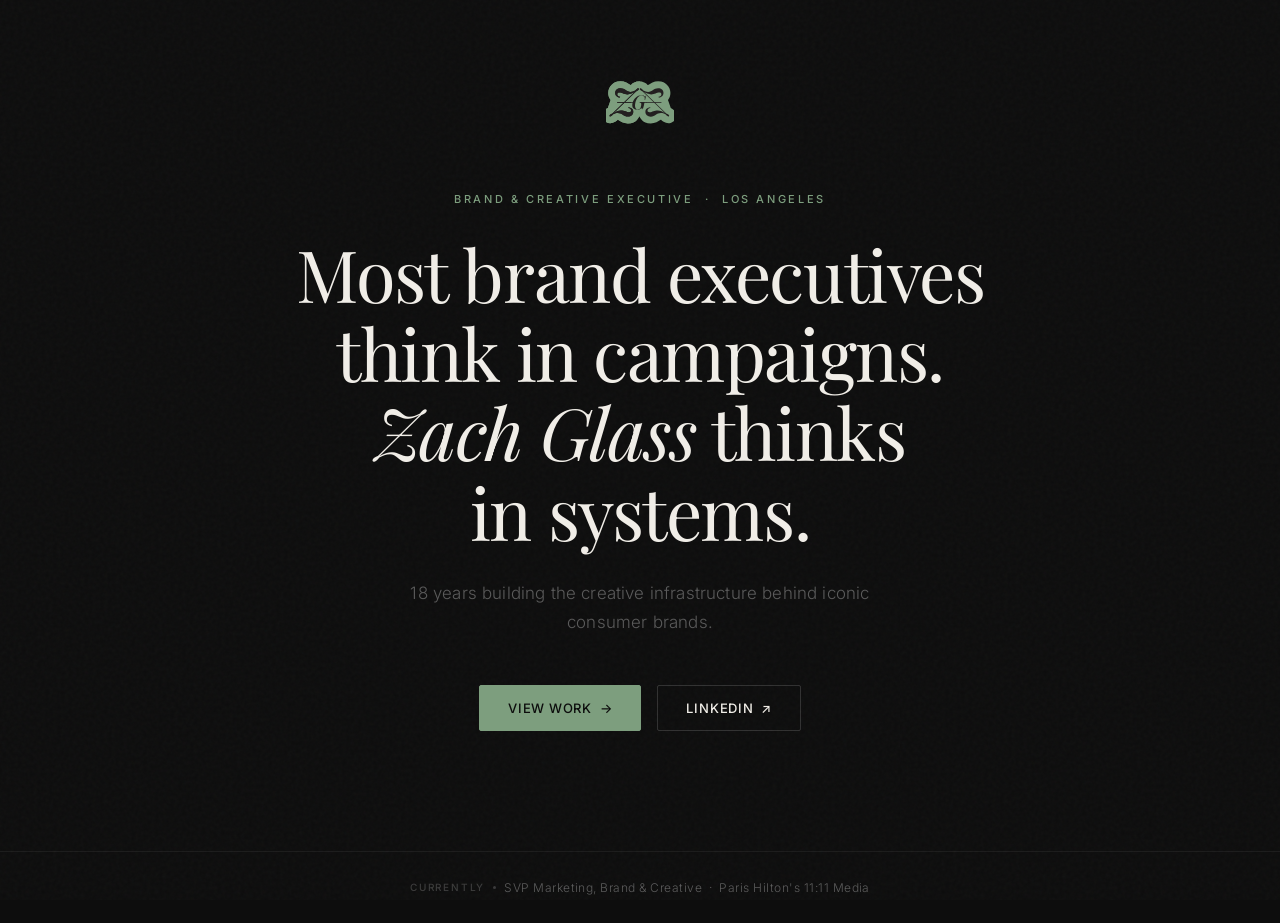
<file: index.html>
<!DOCTYPE html>
<html lang="en">
<head>
  <meta charset="UTF-8" />
  <meta name="viewport" content="width=device-width, initial-scale=1.0" />

  <title>Zach Glass — Brand & Creative Executive</title>
  <meta name="description" content="Brand and creative marketing executive. 18 years building the creative infrastructure behind iconic consumer brands — Playboy, Paris Hilton, razr, and more." />

  <!-- Open Graph -->
  <meta property="og:type" content="website" />
  <meta property="og:url" content="https://zachglass.com/" />
  <meta property="og:title" content="Zach Glass — Brand & Creative Executive" />
  <meta property="og:description" content="18 years building the creative infrastructure behind iconic consumer brands. SVP Marketing, Brand & Creative at Paris Hilton's 11:11 Media." />

  <!-- Canonical -->
  <link rel="canonical" href="https://zachglass.com/" />

  <link rel="icon" type="image/svg+xml" href="logo.svg" />

  <link rel="preconnect" href="https://fonts.googleapis.com" />
  <link rel="preconnect" href="https://fonts.gstatic.com" crossorigin />
  <link href="https://fonts.googleapis.com/css2?family=Playfair+Display:ital,wght@0,400;0,500;0,700;1,400;1,500&family=Inter:wght@300;400;500;600&display=swap" rel="stylesheet" />

  <style>
    *, *::before, *::after { box-sizing: border-box; margin: 0; padding: 0; }

    :root {
      --dark: #0d0d0d;
      --cream: #f0ede7;
      --accent: #7d9e7e;
      --mid: #3a3a3a;
      --dim: #5a5a5a;
    }

    html, body {
      height: 100%;
    }

    body {
      background: var(--dark);
      color: var(--cream);
      font-family: 'Inter', sans-serif;
      min-height: 100vh;
      display: flex;
      flex-direction: column;
    }

    /* ── Layout ── */
    .landing {
      flex: 1;
      display: flex;
      flex-direction: column;
      align-items: center;
      justify-content: center;
      padding: 80px 32px 120px;
      text-align: center;
      position: relative;
    }

    /* ── Logo ── */
    .logo {
      margin-bottom: 56px;
    }

    .logo img {
      height: 52px;
      width: auto;
    }

    /* ── Eyebrow ── */
    .eyebrow {
      font-size: 11px;
      font-weight: 500;
      letter-spacing: 0.24em;
      text-transform: uppercase;
      color: var(--accent);
      margin-bottom: 28px;
    }

    /* ── Headline ── */
    .headline {
      font-family: 'Playfair Display', Georgia, serif;
      font-size: clamp(36px, 6vw, 72px);
      font-weight: 400;
      line-height: 1.1;
      letter-spacing: -0.02em;
      color: var(--cream);
      max-width: 760px;
      margin-bottom: 28px;
    }

    .headline em {
      font-style: italic;
      color: var(--cream);
    }

    /* ── Sub ── */
    .sub {
      font-size: clamp(15px, 2vw, 17px);
      font-weight: 300;
      color: var(--dim);
      line-height: 1.7;
      max-width: 480px;
      margin-bottom: 48px;
      letter-spacing: 0.01em;
    }

    /* ── CTAs ── */
    .actions {
      display: flex;
      gap: 16px;
      flex-wrap: wrap;
      justify-content: center;
    }

    .btn {
      display: inline-flex;
      align-items: center;
      gap: 8px;
      padding: 14px 28px;
      font-family: 'Inter', sans-serif;
      font-size: 13px;
      font-weight: 500;
      letter-spacing: 0.06em;
      text-transform: uppercase;
      text-decoration: none;
      border-radius: 2px;
      transition: all 0.2s ease;
      cursor: pointer;
    }

    .btn--primary {
      background: var(--accent);
      color: #0d0d0d;
      border: 1px solid var(--accent);
    }

    .btn--primary:hover {
      background: transparent;
      color: var(--accent);
    }

    .btn--ghost {
      background: transparent;
      color: var(--cream);
      border: 1px solid rgba(255,255,255,0.15);
    }

    .btn--ghost:hover {
      border-color: rgba(255,255,255,0.4);
    }

    /* ── Footer strip ── */
    .footer-strip {
      width: 100%;
      border-top: 1px solid rgba(255,255,255,0.06);
      padding: 28px 32px;
      display: flex;
      align-items: center;
      justify-content: center;
      gap: 8px;
    }

    .footer-label {
      font-size: 10px;
      font-weight: 500;
      letter-spacing: 0.18em;
      text-transform: uppercase;
      color: var(--mid);
    }

    .footer-value {
      font-size: 12px;
      font-weight: 300;
      letter-spacing: 0.04em;
      color: var(--dim);
    }

    .footer-dot {
      width: 3px;
      height: 3px;
      border-radius: 50%;
      background: var(--mid);
      flex-shrink: 0;
    }

    /* ── Subtle grain overlay ── */
    .landing::before {
      content: '';
      position: fixed;
      inset: 0;
      background-image: url("data:image/svg+xml,%3Csvg viewBox='0 0 256 256' xmlns='http://www.w3.org/2000/svg'%3E%3Cfilter id='noise'%3E%3CfeTurbulence type='fractalNoise' baseFrequency='0.9' numOctaves='4' stitchTiles='stitch'/%3E%3C/filter%3E%3Crect width='100%25' height='100%25' filter='url(%23noise)' opacity='0.03'/%3E%3C/svg%3E");
      pointer-events: none;
      z-index: 0;
    }

    .landing > * { position: relative; z-index: 1; }

    /* ── Mobile ── */
    @media (max-width: 600px) {
      .landing { padding: 60px 24px 100px; }
      .footer-strip { flex-direction: column; gap: 4px; text-align: center; }
    }
  </style>
</head>
<body>

  <main class="landing">

    <div class="logo">
      <img src="logo.svg" alt="Zach Glass" />
    </div>

    <p class="eyebrow">Brand &amp; Creative Executive &nbsp;·&nbsp; Los Angeles</p>

    <h1 class="headline">
      Most brand executives<br>think in campaigns.<br>
      <em>Zach Glass</em> thinks<br>in systems.
    </h1>

    <p class="sub">
      18 years building the creative infrastructure behind iconic consumer brands.
    </p>

    <div class="actions">
      <a href="portfolio.html" class="btn btn--primary">View Work &nbsp;→</a>
      <a href="https://linkedin.com/in/zglass" target="_blank" rel="noopener" class="btn btn--ghost">LinkedIn &nbsp;↗</a>
    </div>

  </main>

  <footer class="footer-strip">
    <span class="footer-label">Currently</span>
    <div class="footer-dot"></div>
    <span class="footer-value">SVP Marketing, Brand &amp; Creative &nbsp;·&nbsp; Paris Hilton's 11:11 Media</span>
  </footer>

</body>
</html>
</file>
